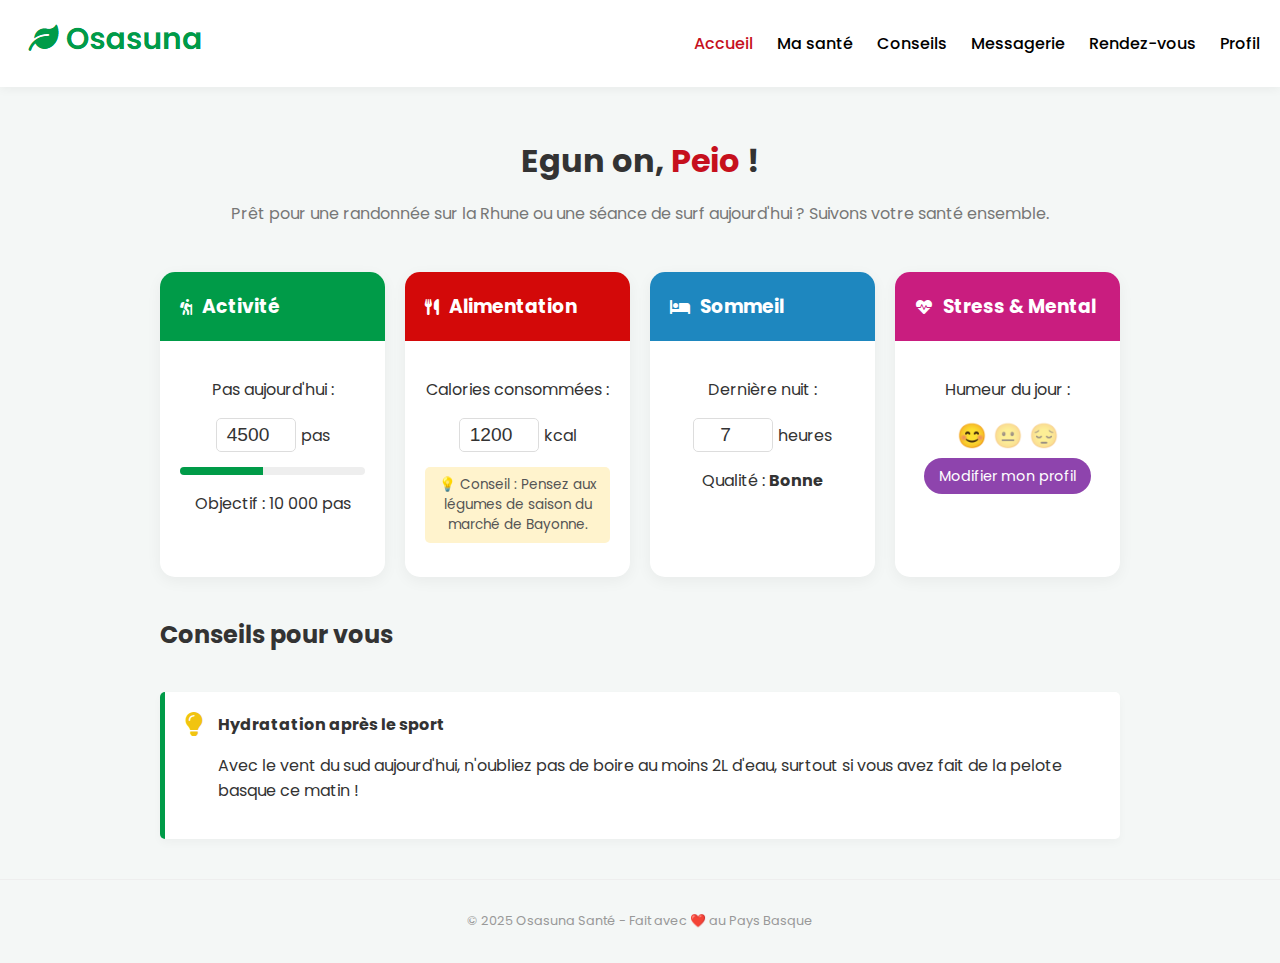
<file: index.html>
<!DOCTYPE html>
<html lang="fr">

<head>
    <meta charset="UTF-8">
    <meta name="viewport" content="width=device-width, initial-scale=1.0">
    <link rel="stylesheet" href="https://cdnjs.cloudflare.com/ajax/libs/font-awesome/6.0.0/css/all.min.css">
    <link href="https://fonts.googleapis.com/css2?family=Poppins:wght@300;400;600&amp;display=swap" rel="stylesheet">
    <link rel="stylesheet" href="styles/desktop.css" media="screen and (min-width: 768px)">
    <link rel="stylesheet" href="styles/mobile.css" media="screen and (max-width: 767px)">
    <title>Header</title>
</head>

<body>

    <header>
        <div class="conteneur contenu-header">
            <div class="logo">
                <img src="media/pictures/logo.png" alt="logo du site">
            </div>
            <nav>
                <ul class="menu">
                    <li><a href="index.html" class="active">Accueil</a></li>
                    <li><a href="construction.html">Ma santé</a></li>
                    <li><a href="construction.html">Conseils</a></li>
                    <li><a href="construction.html">Messagerie</a></li>
                    <li><a href="construction.html">Rendez-vous</a></li>
                    <li><a href="profil.html">Profil</a></li>
                </ul>
            </nav>
        </div>
    </header>
    <section class="texte_accueil">
        <div class="conteneur_texte_accueil">
            <h1>Egun on, <span class="surbrillance">Peio</span> !</h1>
            <p>Prêt pour une randonnée sur la Rhune ou une séance de surf aujourd'hui ? Suivons votre santé ensemble.
            </p>
        </div>
    </section>
    <section class="conteneur_card">
        <div class="card">
            <div class="header_card card_green">
                <i class="fa-solid fa-person-hiking"></i>
                <h3>Activité</h3>
            </div>
            <div class="contenu_card">
                <p>Pas aujourd'hui :</p>
                <div class="input_card">
                    <input type="number" placeholder="0" value="4500">
                    <span>pas</span>
                </div>
                <div class="progress-bar">
                    <div class="progress-fill" style="width: 45%;"></div>
                </div>
                <p class="texte_contenu_card">Objectif : 10 000 pas</p>
            </div>
        </div>
        <div class="card">
            <div class="header_card card_red">
                <i class="fa-solid fa-utensils"></i>
                <h3>Alimentation</h3>
            </div>
            <div class="contenu_card">
                <p>Calories consommées :</p>
                <div class="input_card">
                    <input type="number" placeholder="0" value="1200">
                    <span>kcal</span>
                </div>
                <p class="conseil">💡 Conseil : Pensez aux légumes de saison du marché de Bayonne.</p>
            </div>
        </div>
        <div class="card">
            <div class="header_card card_blue">
                <i class="fa-solid fa-bed"></i>
                <h3>Sommeil</h3>
            </div>
            <div class="contenu_card">
                <p>Dernière nuit :</p>
                <div class="input_card">
                    <input type="number" placeholder="0" value="7">
                    <span>heures</span>
                </div>
                <p>Qualité : <strong>Bonne</strong></p>
            </div>
        </div>
        <div class="card">
            <div class="header_card card_purple">
                <i class="fa-solid fa-heart-pulse"></i>
                <h3>Stress & Mental</h3>
            </div>
            <div class="contenu_card">
                <p>Humeur du jour :</p>
                <div class="liste_sentiments">
                    <span class="sentiment selected">😊</span>
                    <span class="sentiment">😐</span>
                    <span class="sentiment">😔</span>
                </div>
                <a href="construction.html" class="btn_relax">Modifier mon profil</a>
            </div>
        </div>
    </section>
    <section class="conteneur_conseil_jour">
        <h2>Conseils pour vous</h2>
        <div class="boite_conseil">
            <i class="fa-solid fa-lightbulb"></i>
            <div>
                <h4>Hydratation après le sport</h4>
                <p>Avec le vent du sud aujourd'hui, n'oubliez pas de boire au moins 2L d'eau, surtout si vous avez fait de la pelote basque ce matin !</p>
            </div>
        </div>
    </section>
    <footer>
        <p>© 2025 Osasuna Santé - Fait avec ❤️ au Pays Basque</p>
    </footer>
</body>

</html>
</file>
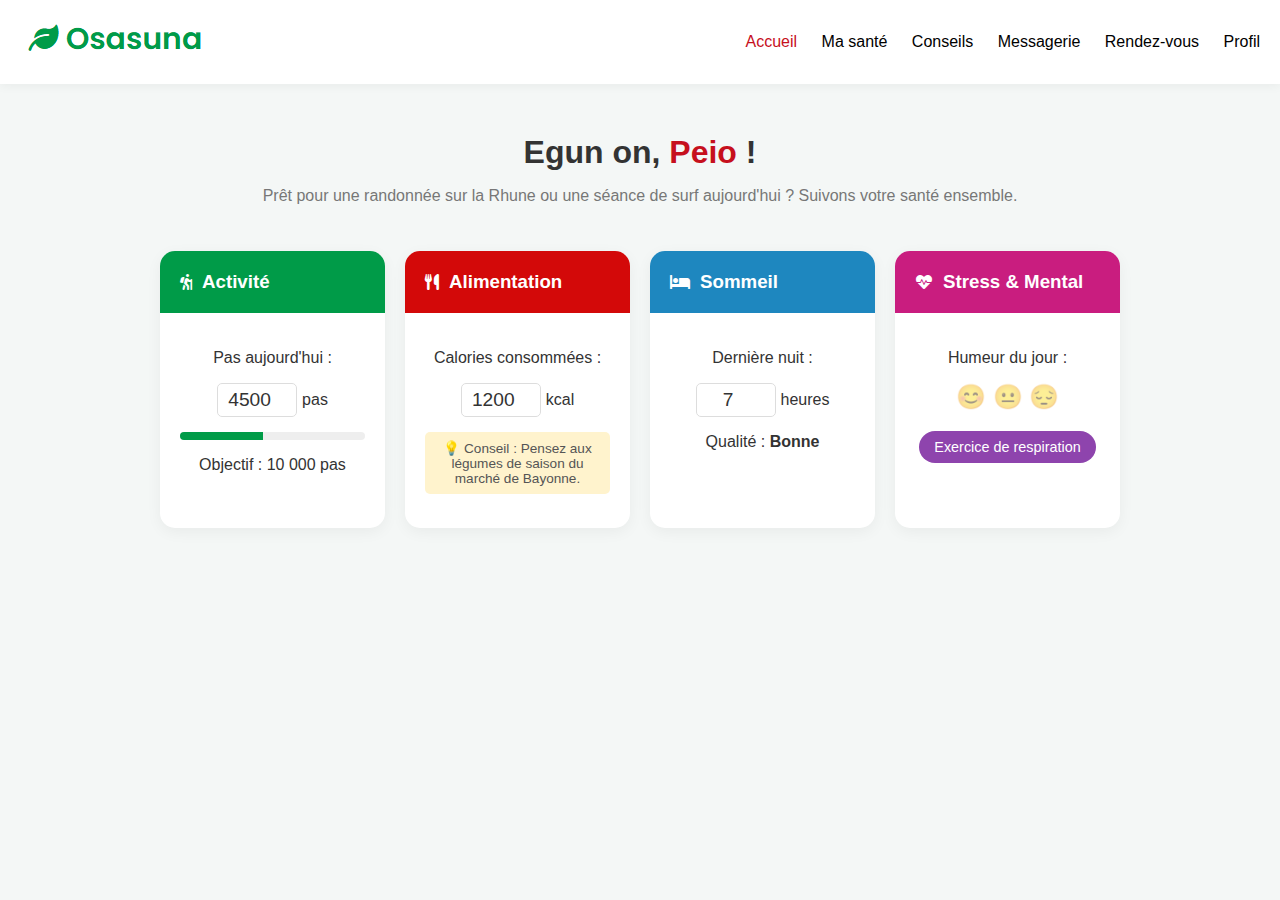
<file: accueil.html>
<!DOCTYPE html>
<html lang="fr">

<head>
    <meta charset="UTF-8">
    <meta name="viewport" content="width=device-width, initial-scale=1.0">
    <link rel="stylesheet" href="https://cdnjs.cloudflare.com/ajax/libs/font-awesome/6.0.0/css/all.min.css">
    <link rel="stylesheet" href="styles/desktop.css" media="screen and (min-width: 768px)">
    <link rel="stylesheet" href="styles/mobile.css" media="screen and (max-width: 767px)">
    <title>Header</title>
</head>

<body>

    <header>
        <div class="conteneur contenu-header">
            <div class="logo">
                <img src="media/pictures/logo.png" alt="logo du site">
            </div>
            <nav>
                <ul class="menu">
                    <li><a href="#accueil" class="active">Accueil</a></li>
                    <li><a href="#sante">Ma santé</a></li>
                    <li><a href="#conseils">Conseils</a></li>
                    <li><a href="#messagerie">Messagerie</a></li>
                    <li><a href="#rdv">Rendez-vous</a></li>
                    <li><a href="#profil">Profil</a></li>
                </ul>
            </nav>
        </div>
    </header>
    <section class="texte_accueil">
        <div class="conteneur_texte_accueil">
            <h1>Egun on, <span class="surbrillance">Peio</span> !</h1>
            <p>Prêt pour une randonnée sur la Rhune ou une séance de surf aujourd'hui ? Suivons votre santé ensemble.
            </p>
        </div>
    </section>
    <section class="conteneur_card">
        <div class="card">
            <div class="header_card card_green">
                <i class="fa-solid fa-person-hiking"></i>
                <h3>Activité</h3>
            </div>
            <div class="contenu_card">
                <p>Pas aujourd'hui :</p>
                <div class="input_card">
                    <input type="number" placeholder="0" value="4500">
                    <span>pas</span>
                </div>
                <div class="progress-bar">
                    <div class="progress-fill" style="width: 45%;"></div>
                </div>
                <p class="texte_contenu_card">Objectif : 10 000 pas</p>
            </div>
        </div>
        <div class="card">
            <div class="header_card card_red">
                <i class="fa-solid fa-utensils"></i>
                <h3>Alimentation</h3>
            </div>
            <div class="contenu_card">
                <p>Calories consommées :</p>
                <div class="input_card">
                    <input type="number" placeholder="0" value="1200">
                    <span>kcal</span>
                </div>
                <p class="conseil">💡 Conseil : Pensez aux légumes de saison du marché de Bayonne.</p>
            </div>
        </div>
        <div class="card">
            <div class="header_card card_blue">
                <i class="fa-solid fa-bed"></i>
                <h3>Sommeil</h3>
            </div>
            <div class="contenu_card">
                <p>Dernière nuit :</p>
                <div class="input_card">
                    <input type="number" placeholder="0" value="7">
                    <span>heures</span>
                </div>
                <p>Qualité : <strong>Bonne</strong></p>
            </div>
        </div>
        <div class="card">
            <div class="header_card card_purple">
                <i class="fa-solid fa-heart-pulse"></i>
                <h3>Stress & Mental</h3>
            </div>
            <div class="contenu_card">
                <p>Humeur du jour :</p>
                <div class="liste_sentiments">
                    <span class="sentiment">😊</span>
                    <span class="sentiment">😐</span>
                    <span class="sentiment">😔</span>
                </div>
                <button class="btn_relax">Exercice de respiration</button>
            </div>
        </div>
    </section>
</body>

</html>
</file>
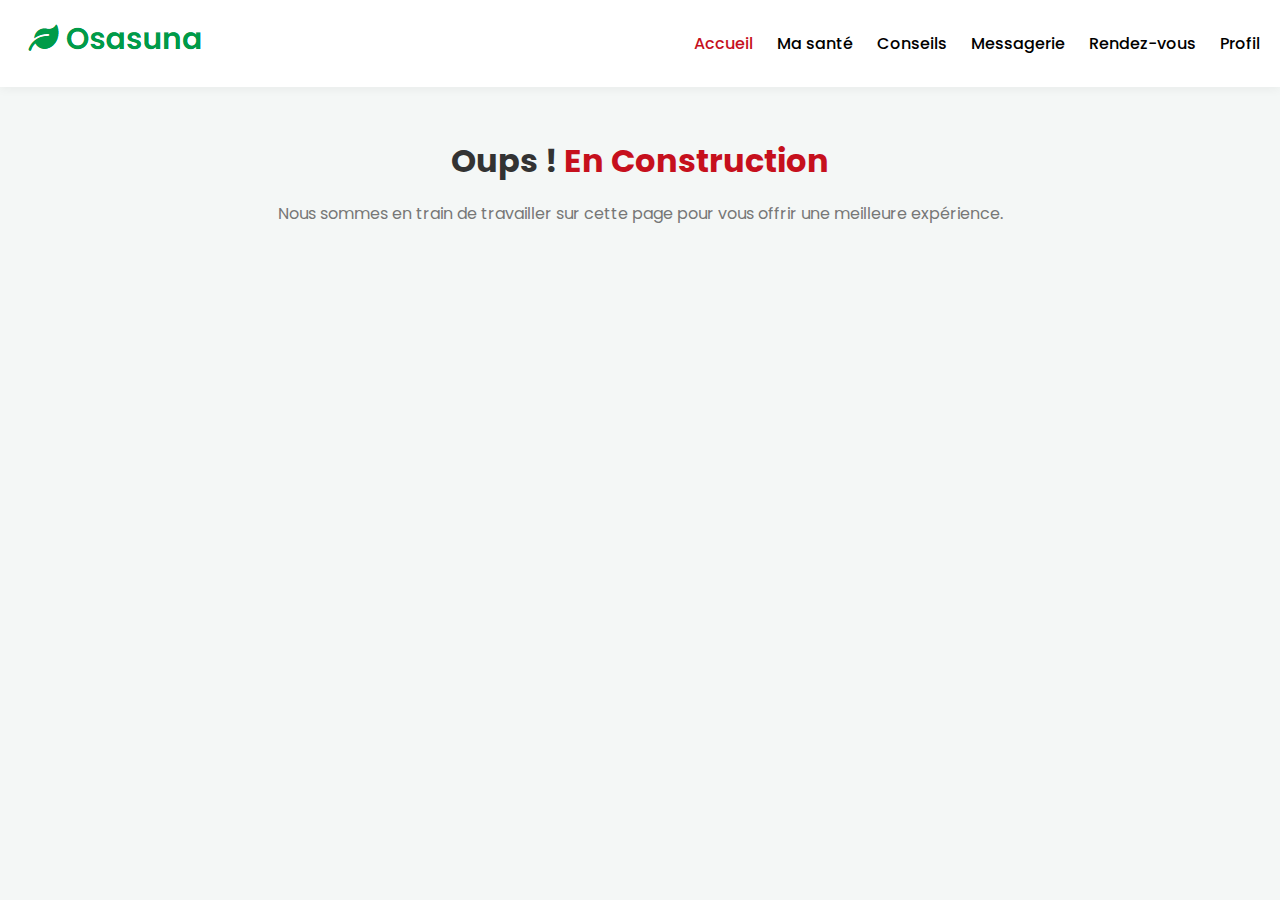
<file: construction.html>
<!DOCTYPE html>
<html lang="fr">

<head>
    <meta charset="UTF-8">
    <meta name="viewport" content="width=device-width, initial-scale=1.0">
    <link rel="stylesheet" href="https://cdnjs.cloudflare.com/ajax/libs/font-awesome/6.0.0/css/all.min.css">
    <link href="https://fonts.googleapis.com/css2?family=Poppins:wght@300;400;600&amp;display=swap" rel="stylesheet">
    <link rel="stylesheet" href="styles/desktop.css" media="screen and (min-width: 768px)">
    <link rel="stylesheet" href="styles/mobile.css" media="screen and (max-width: 767px)">
    <title>Header</title>
</head>

<body>

    <header>
        <div class="conteneur contenu-header">
            <div class="logo">
                <img src="media/pictures/logo.png" alt="logo du site">
            </div>
            <nav>
                <ul class="menu">
                    <li><a href="accueil.html" class="active">Accueil</a></li>
                    <li><a href="construction.html">Ma santé</a></li>
                    <li><a href="construction.html">Conseils</a></li>
                    <li><a href="construction.html">Messagerie</a></li>
                    <li><a href="construction.html">Rendez-vous</a></li>
                    <li><a href="construction.html">Profil</a></li>
                </ul>
            </nav>
        </div>
        
    </header>
    <div class="texte_accueil">
        <div class="conteneur_texte_accueil">
            <h1>Oups ! <span class="surbrillance">En Construction</span></h1>
            <p>Nous sommes en train de travailler sur cette page pour vous offrir une meilleure expérience.</p>
        </div>
    </div>
</body>
</file>
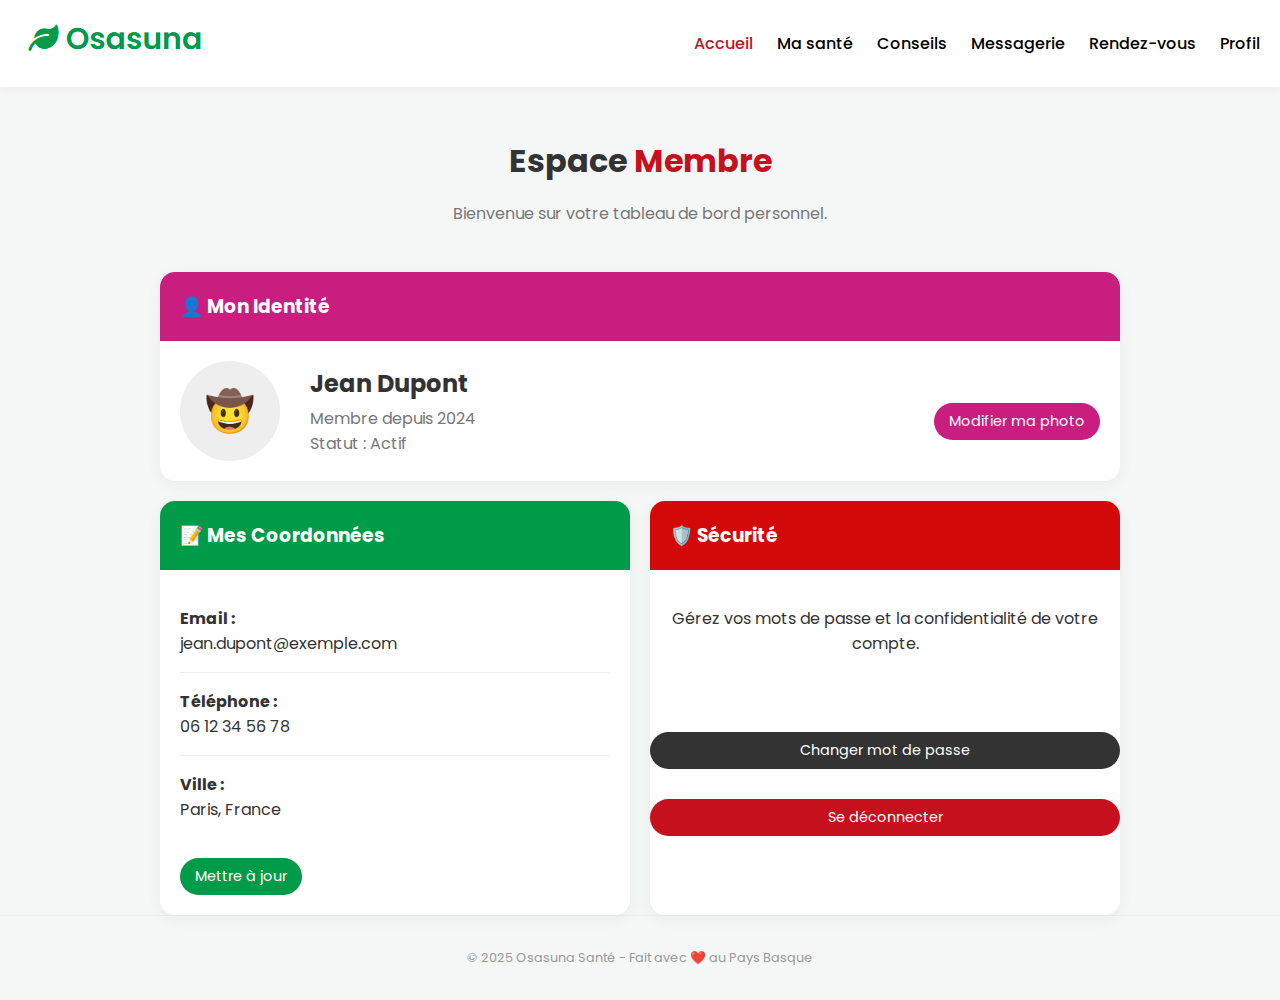
<file: profil.html>
<!DOCTYPE html>
<html lang="fr">

<head>
    <meta charset="UTF-8">
    <meta name="viewport" content="width=device-width, initial-scale=1.0">
    <link rel="stylesheet" href="https://cdnjs.cloudflare.com/ajax/libs/font-awesome/6.0.0/css/all.min.css">
    <link href="https://fonts.googleapis.com/css2?family=Poppins:wght@300;400;600&amp;display=swap" rel="stylesheet">
    <link rel="stylesheet" href="styles/desktop.css" media="screen and (min-width: 768px)">
    <link rel="stylesheet" href="styles/mobile.css" media="screen and (max-width: 767px)">
    <title>Header</title>
</head>

<body>

    <header>
        <div class="conteneur contenu-header">
            <div class="logo">
                <img src="media/pictures/logo.png" alt="logo du site">
            </div>
            <nav>
                <ul class="menu">
                    <li><a href="index.html" class="active">Accueil</a></li>
                    <li><a href="construction.html">Ma santé</a></li>
                    <li><a href="construction.html">Conseils</a></li>
                    <li><a href="construction.html">Messagerie</a></li>
                    <li><a href="construction.html">Rendez-vous</a></li>
                    <li><a href="profil.html">Profil</a></li>
                </ul>
            </nav>
        </div>
    </header>
    <section class="texte_accueil">
        <div class="conteneur_texte_accueil">
            <h1>Espace <span class="surbrillance">Membre</span></h1>
            <p>Bienvenue sur votre tableau de bord personnel.</p>
        </div>
    </section>
    <section class="conteneur_identite">
        <div class="card">
            <div class="header_card card_purple">
                <h3>👤 Mon Identité</h3>
            </div>
            <div class="contenu_card_identite">

                <div class="photo_profil">
                    🤠
                </div>
                <div class="texte_info_perso">
                    <h2>Jean Dupont</h2>
                    <p>Membre depuis 2024</p>
                    <p class="statut_identite">Statut : Actif</p>
                </div>
                <div style="margin-left: auto;">
                    <a href="construction.html" class="btn_profil" style="background-color: rgb(201, 29, 127);">Modifier
                        ma photo</a>
                </div>
            </div>
        </div>
    </section>
    <section class="conteneur_card">

        <div class="card">
            <div class="header_card card_green">
                <h3>📝 Mes Coordonnées</h3>
            </div>
            <div class="contenu_card_coord">
                <p><strong>Email :</strong><br>jean.dupont@exemple.com</p>
                <div class="trait_separation"></div>

                <p><strong>Téléphone :</strong><br>06 12 34 56 78</p>
                <div class="trait_separation"></div>

                <p><strong>Ville :</strong><br>Paris, France</p>

                <a href="construction.html" class="btn_profil" style="background-color: #009B48;">Mettre à jour</a>
            </div>
        </div>
        <div class="card">
            <div class="header_card card_red">
                <h3>🛡️ Sécurité</h3>
            </div>

            <div class="contenu_card">
                <p>Gérez vos mots de passe et la confidentialité de votre compte.</p>
            </div>
            <div style="margin-top: 20px; display: flex; flex-direction: column; gap: 10px;">
                <a href="construction.html" class="btn_profil" style="background-color: #333;">Changer mot de passe</a>

                <a href="construction.html" class="btn_profil" style="background-color: #C6101D;">Se déconnecter</a>
            </div>
        </div>
    </section>
    <footer>
        <p>© 2025 Osasuna Santé - Fait avec ❤️ au Pays Basque</p>
    </footer>
</body>

</html>
</file>
<file: styles/desktop.css>
/*--------------------------------------------------------|
|                                                         |
|                         SITE                            |
|                                                         |
|---------------------------------------------------------*/

* {
    margin: 0;
    padding: 0;
    box-sizing: border-box;
}

body {
    font-family: 'Poppins', sans-serif;
    background-color: #f4f7f6;
    color: #333;
}

p {
    display: block;
    margin-block-start: 1em;
    margin-block-end: 1em;
    margin-inline-start: 0px;
    margin-inline-end: 0px;
    unicode-bidi: isolate;
}

/* --- HEADER --- */

header {
    background-color: #ffffff;
    box-shadow: 0 2px 10px rgba(0, 0, 0, 0.05);
    padding: 20px 0;
}

.conteneur {
    max-width: 1500px;
    margin: 0 auto;
    padding: 0 20px;
}

.contenu-header {
    display: flex;
    justify-content: space-between;
    align-items: center;
}

/* --- NAVBAR --- */

nav {
    display: flex;
    justify-content: space-between;
}

nav ul {
    list-style-type: none;
}

nav ul li {
    display: inline-flex;
    color: #666;
    margin-left: 20px;
    font-weight: 500;
    transition: 0.3s;
}

nav ul li a {
    text-decoration: none;
    color: black
}

nav a:hover,
nav a.active {
    color: #C6101D;
}

/* ---- FOOTER ----*/

footer {
    text-align: center;
    font-size: 0.8rem;
    color: rgb(153, 153, 153);
    padding: 20px;
    border-top: 1px solid rgb(238, 238, 238);
}

/*--------------------------------------------------------|
|                                                         |
|                         ACCUEIL                         |
|                                                         |
|---------------------------------------------------------*/

/* ------ TEXTE ACCUEIL ------ */

.texte_accueil {
    text-align: center;
    padding: 50px 0 30px;
}

.conteneur_texte_accueil {
    max-width: 1000px;
    margin: 0 auto;
    padding: 0 20px;
}

.texte_accueil h1 {
    font-size: 2rem;
    margin-bottom: 10px;
}

.texte_accueil p {
    color: #777;
}

.surbrillance {
    color: #C6101D;
}

/* ------ CARDS ------ */

.conteneur_card {
    display: grid;
    grid-template-columns: repeat(auto-fit, minmax(220px, 1fr));
    gap: 20px;
    max-width: 1000px;
    margin: 0px auto;
    padding: 0px 20px;
}

.card {
    box-shadow: rgba(0, 0, 0, 0.05) 0px 4px 15px;
    background: white;
    border-radius: 15px;
    overflow: hidden;
    transition: transform 0.3s ease;
}

.card:hover {
    transform: translateY(-5px);
}

/* ----- EN-TÊTE CARD ----- */

.header_card {
    padding: 20px;
    color: white;
    display: flex;
    align-items: center;
    gap: 10px;
}

.card_green {
    background-color: #009B48;
}

.card_red {
    background: rgb(211, 9, 9);
}

.card_blue {
    background: rgb(30, 135, 191);
}

.card_purple {
    background: rgb(201, 29, 127);
}

/* ----- CONTENU CARD ----- */

.contenu_card {
    padding: 20px;
    text-align: center;
}

.input_card {
    margin: 15px 0;
    display: flex;
    justify-content: center;
    align-items: center;
    gap: 5px;
}

input {
    width: 80px;
    padding: 5px;
    border: 1px solid #ddd;
    border-radius: 5px;
    text-align: center;
    font-size: 1.2rem;
    color: #333;
}

/* ---- CARD 1 ----*/

.progress-bar {
    background-color: #eee;
    height: 8px;
    border-radius: 10px;
    overflow: hidden;
    margin-bottom: 10px;
}

.progress-fill {
    background-color: #009B48;
    height: 100%;
}

/* ---- CARD 2 ----*/

.conseil {
    font-size: 0.85rem;
    color: #555;
    background-color: #fff3cd;
    padding: 8px;
    border-radius: 5px;
}

/* ---- CARD 4 ----*/

.liste_sentiments {
    font-size: 1.5rem;
    margin: 10px 0;
    cursor: pointer;
}

.sentiment {
    opacity: 0.5;
    transition: 0.2s;
    cursor: pointer;
}

.sentiment.selected {
    opacity: 1;
    transform: scale(1.2);
}

.btn_relax {
    background-color: #8E44AD;
    color: white;
    border: none;
    padding: 8px 15px;
    border-radius: 20px;
    cursor: pointer;
    font-size: 0.9rem;
    margin-top: 10px;
    text-decoration: none;
}

/* ---- CONSEIL DU JOUR ----*/

.conteneur_conseil_jour {
    margin: 40px auto;
    max-width: 1000px;
    padding: 0 20px;
}

.boite_conseil {
    margin-top: 40px;
    background-color: white;
    border-left: 5px solid #009B48;
    padding: 20px;
    border-radius: 5px;
    display: flex;
    align-items: start;
    gap: 15px;
    box-shadow: 0 4px 10px rgba(0, 0, 0, 0.03);
}

.boite_conseil i {
    color: #f1c40f;
    font-size: 1.5rem;
}

/*--------------------------------------------------------|
|                                                         |
|                         PROFIL                          |
|                                                         |
|---------------------------------------------------------*/

/* ---- IDENTITE ----*/

.conteneur_identite {
    max-width: 1000px;
    margin: 0 auto 20px;
    padding: 0 20px;
}

.contenu_card_identite {
    display: flex;
    flex-wrap: wrap;
    align-items: center;
    justify-content: center;
    gap: 30px;
    margin: 20px 20px;
}

.btn_profil {
    text-align: center; 
    margin-top: 20px;
    text-decoration: none; 
    display: inline-block;
    color: white;
    border: none;
    padding: 8px 15px;
    border-radius: 20px;
    cursor: pointer;
    font-size: 0.9rem;
}

.photo_profil {
    background: #eee;
    width: 100px;
    height: 100px;
    border-radius: 50%;
    display: flex;
    align-items: center;
    justify-content: center;
    font-size: 2.5rem;
}

.texte_info_perso {
    text-align: left;
}

.texte_info_perso h2 {
    font-size: 1.5rem;
    margin-bottom: 5px;
}

.texte_info_perso p {
    margin: 0;
    color: #777;
}
.statut_identite {
    margin-top: 10px; 
    display: inline-block;
}

/* ---- COORDONNEES ----*/

.contenu_card_coord {
    padding: 20px;
    text-align: left;
}
.trait_separation {
    height: 1px; 
    background: #eee; 
    margin: 10px 0;
}
</file>
<file: styles/mobile.css>
/*--------------------------------------------------------|
|                                                         |
|                         SITE                            |
|                                                         |
|---------------------------------------------------------*/

* {
    margin: 0;
    padding: 0;
    box-sizing: border-box;
}

body {
    font-family: 'Poppins', sans-serif;
    color: #333;
}

a {
    text-decoration: none;
}

ul {
    list-style: none;
}

/* --- HEADER --- */

.contenu-header {
    display: flex;
    justify-content: space-between;
    align-items: center;
}

/* --- NAVBAR --- */

nav ul{
    margin-top: 10px;
    margin-right: 10px;
    display: flex;
    justify-content: space-between;
    flex-direction: column;
}
nav ul li {
    display: inline-flex;
    color: #666;
    font-weight: 500;
    transition: 0.3s;
}
nav ul li a {
    margin: 3px;
    text-decoration: none;
    color : black
}
nav a:hover, nav a.active {
    color: #C6101D;
}

/* ---- FOOTER ----*/

footer {
    text-align: center;
    font-size: 0.8rem;
    color: rgb(153, 153, 153);
    padding: 20px;
    border-top: 1px solid rgb(238, 238, 238);
}

/*--------------------------------------------------------|
|                                                         |
|                         ACCUEIL                         |
|                                                         |
|---------------------------------------------------------*/

/* ------ TEXTE ACCUEIL ------ */

.texte_accueil {
    text-align: center;
    padding: 50px 0 30px;
}

.conteneur_texte_accueil {
    max-width: 1000px;
    margin: 0 auto;
    padding: 0 20px;
}

.texte_accueil h1 {
    font-size: 2rem;
    margin-bottom: 10px;
}

.texte_accueil p {
    color: #777;
}

.surbrillance {
    color: #C6101D;
}

/* ------ CARDS ------ */

.conteneur_card {
    display: grid;
    grid-template-columns: repeat(auto-fit, minmax(220px, 1fr));
    gap: 20px;
    max-width: 1000px;
    margin: 0px auto;
    padding: 0px 20px;
}
.card {
    box-shadow: rgba(0, 0, 0, 0.05) 0px 4px 15px;
    background: white;
    border-radius: 15px;
    overflow: hidden;
    transition: transform 0.3s ease;
}

.card:hover {
    transform: translateY(-5px);
}

/* ----- EN-TÊTE CARD ----- */

.header_card {
    padding: 20px;
    color: white;
    display: flex;
    align-items: center;
    gap: 10px;
}
.card_green {
    background-color: #009B48;
}
.card_red {
    background: rgb(211, 9, 9);
}
.card_blue {
    background: rgb(30, 135, 191);
}
.card_purple {
    background: rgb(201, 29, 127);
}

/* ----- CONTENU CARD ----- */

.contenu_card {
    padding: 20px;
    text-align: center;
}
.input_card {
    margin: 15px 0;
    display: flex;
    justify-content: center;
    align-items: center;
    gap: 5px;
}
input {
    width: 80px;
    padding: 5px;
    border: 1px solid #ddd;
    border-radius: 5px;
    text-align: center;
    font-size: 1.2rem;
    color: #333;
}

/* ---- CARD 1 ----*/

.progress-bar {
    background-color: #eee;
    height: 8px;
    border-radius: 10px;
    overflow: hidden;
    margin-bottom: 10px;
}
.progress-fill {
    background-color: #009B48;
    height: 100%;
}

/* ---- CARD 2 ----*/

.conseil {
    font-size: 0.85rem;
    color: #555;
    background-color: #fff3cd;
    padding: 8px;
    border-radius: 5px;
}

/* ---- CARD 4 ----*/

.liste_sentiments {
    font-size: 1.5rem;
    margin: 10px 0;
    cursor: pointer;
}
.sentiment {
    opacity: 0.5;
    transition: 0.2s;
    cursor: pointer;
}
.sentiment.selected{
    opacity: 1;
    transform: scale(1.2);
}

.btn_relax {
    background-color: #8E44AD;
    color: white;
    border: none;
    padding: 8px 15px;
    border-radius: 20px;
    cursor: pointer;
    font-size: 0.9rem;
    margin-top: 10px;
}

/* ---- CONSEIL DU JOUR ----*/

.conteneur_conseil_jour {
    margin: 40px auto;
    max-width: 1000px;
    padding: 0 20px;
}
.boite_conseil {
    margin-top: 40px;
    background-color: white;
    border-left: 5px solid #009B48;
    padding: 20px;
    border-radius: 5px;
    display: flex;
    align-items: start;
    gap: 15px;
    box-shadow: 0 4px 10px rgba(0, 0, 0, 0.03);
}
.boite_conseil i {
    color: #f1c40f;
    font-size: 1.5rem;
}

/*--------------------------------------------------------|
|                                                         |
|                         PROFIL                          |
|                                                         |
|---------------------------------------------------------*/

/* ---- IDENTITE ----*/

.conteneur_identite {
    max-width: 1000px;
    margin: 0 auto 20px;
    padding: 0 20px;
}

.contenu_card_identite {
    display: flex;
    flex-wrap: wrap;
    align-items: center;
    justify-content: center;
    gap: 30px;
    margin: 20px 20px;
}

.btn_profil {
    text-align: center; 
    margin-top: 20px;
    text-decoration: none; 
    display: inline-block;
    color: white;
    border: none;
    padding: 8px 15px;
    border-radius: 20px;
    cursor: pointer;
    font-size: 0.9rem;
}

.photo_profil {
    background: #eee;
    width: 100px;
    height: 100px;
    border-radius: 50%;
    display: flex;
    align-items: center;
    justify-content: center;
    font-size: 2.5rem;
}

.texte_info_perso {
    text-align: left;
}

.texte_info_perso h2 {
    font-size: 1.5rem;
    margin-bottom: 5px;
}

.texte_info_perso p {
    margin: 0;
    color: #777;
}
.statut_identite {
    margin-top: 10px; 
    display: inline-block;
}

/* ---- COORDONNEES ----*/

.contenu_card_coord {
    padding: 20px;
    text-align: left;
}
.trait_separation {
    height: 1px; 
    background: #eee; 
    margin: 10px 0;
}
</file>
